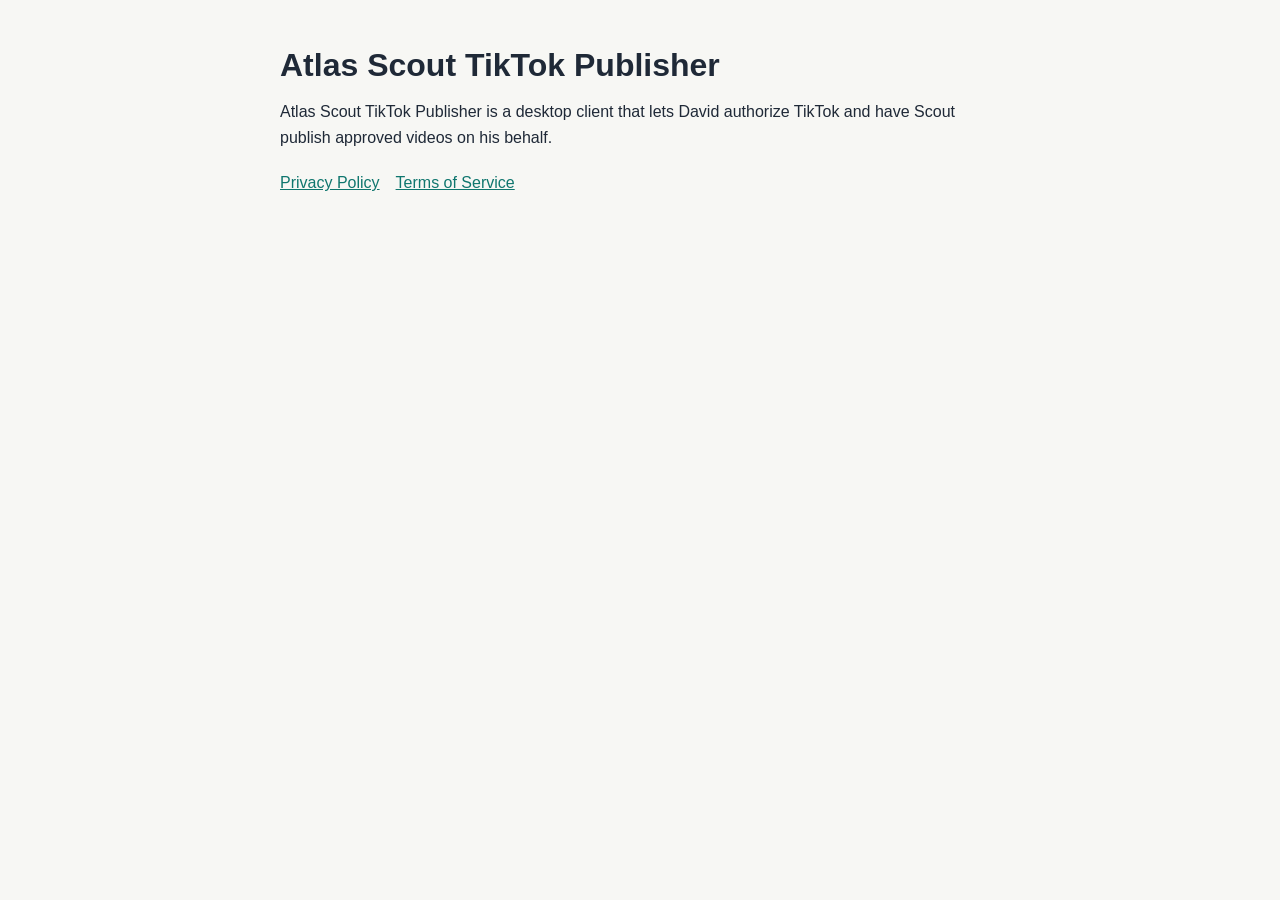
<file: index.html>
<!doctype html>
<html lang="en">
<head>
  <meta charset="utf-8">
  <meta name="viewport" content="width=device-width, initial-scale=1">
  <title>Atlas Scout TikTok Publisher</title>
  <meta name="description" content="Atlas Scout TikTok Publisher is a desktop TikTok client for David.">
  <link rel="stylesheet" href="styles.css">
</head>
<body>
  <main class="wrap">
    <h1>Atlas Scout TikTok Publisher</h1>
    <p>
      Atlas Scout TikTok Publisher is a desktop client that lets David authorize TikTok and have Scout publish approved videos on his behalf.
    </p>
    <nav>
      <a href="./privacy/">Privacy Policy</a>
      <a href="./terms/">Terms of Service</a>
    </nav>
  </main>
</body>
</html>
</file>
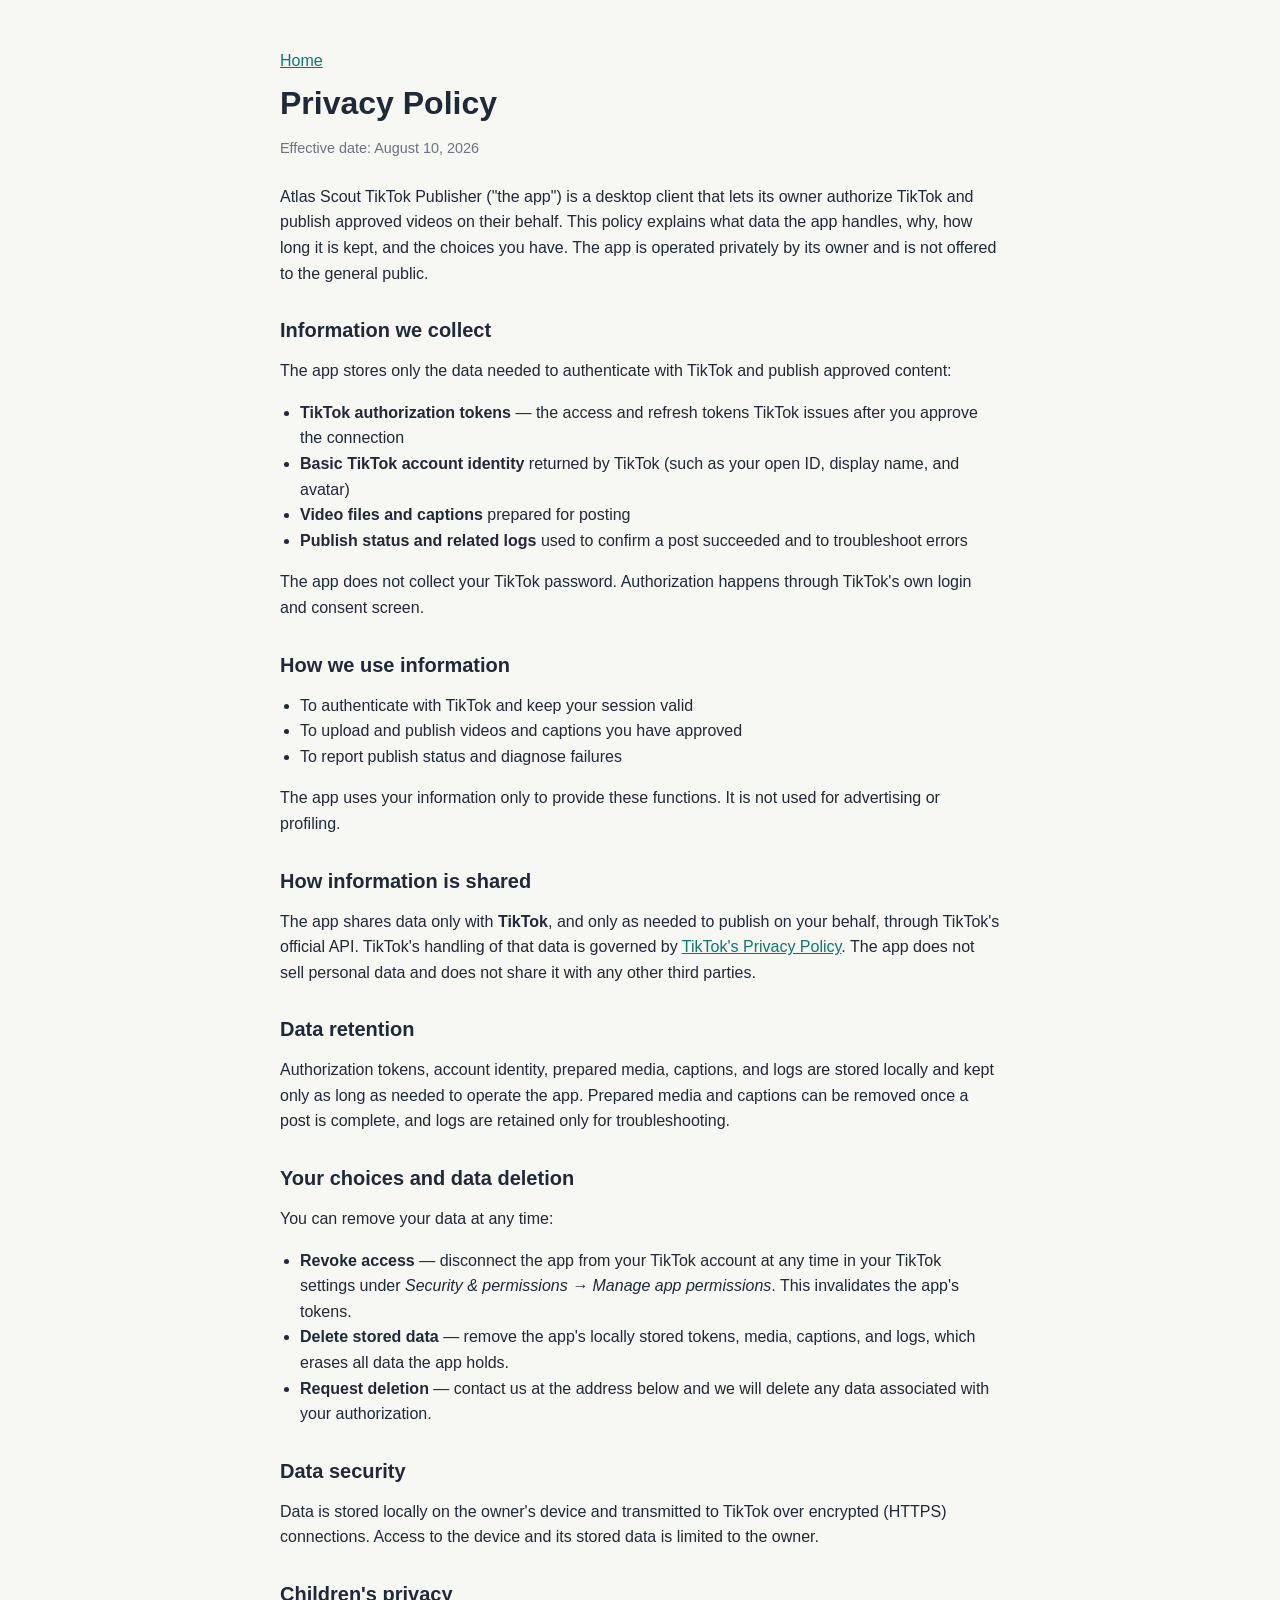
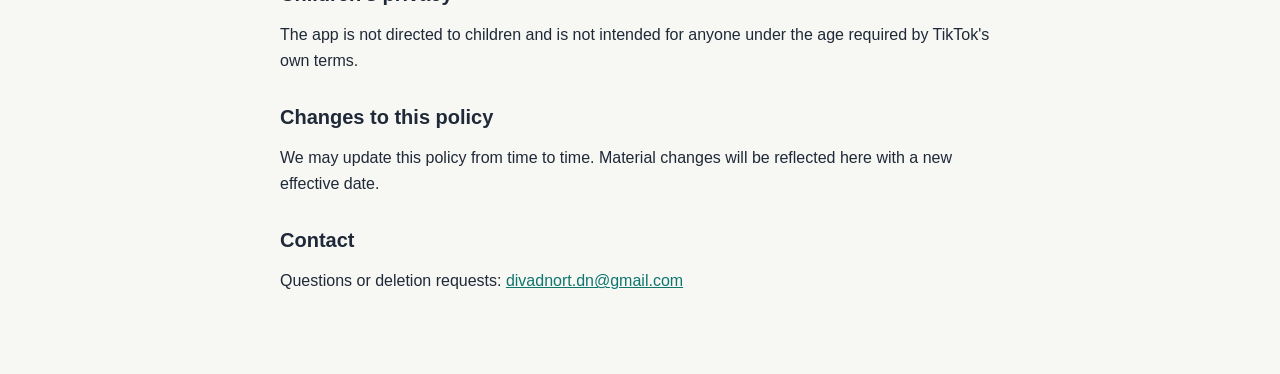
<file: privacy/index.html>
<!doctype html>
<html lang="en">
<head>
  <meta charset="utf-8">
  <meta name="viewport" content="width=device-width, initial-scale=1">
  <title>Privacy Policy | Atlas Scout TikTok Publisher</title>
  <meta http-equiv="refresh" content="0; url=../privacy.html">
</head>
<body>
  <p><a href="../privacy.html">Privacy Policy</a></p>
</body>
</html>
</file>
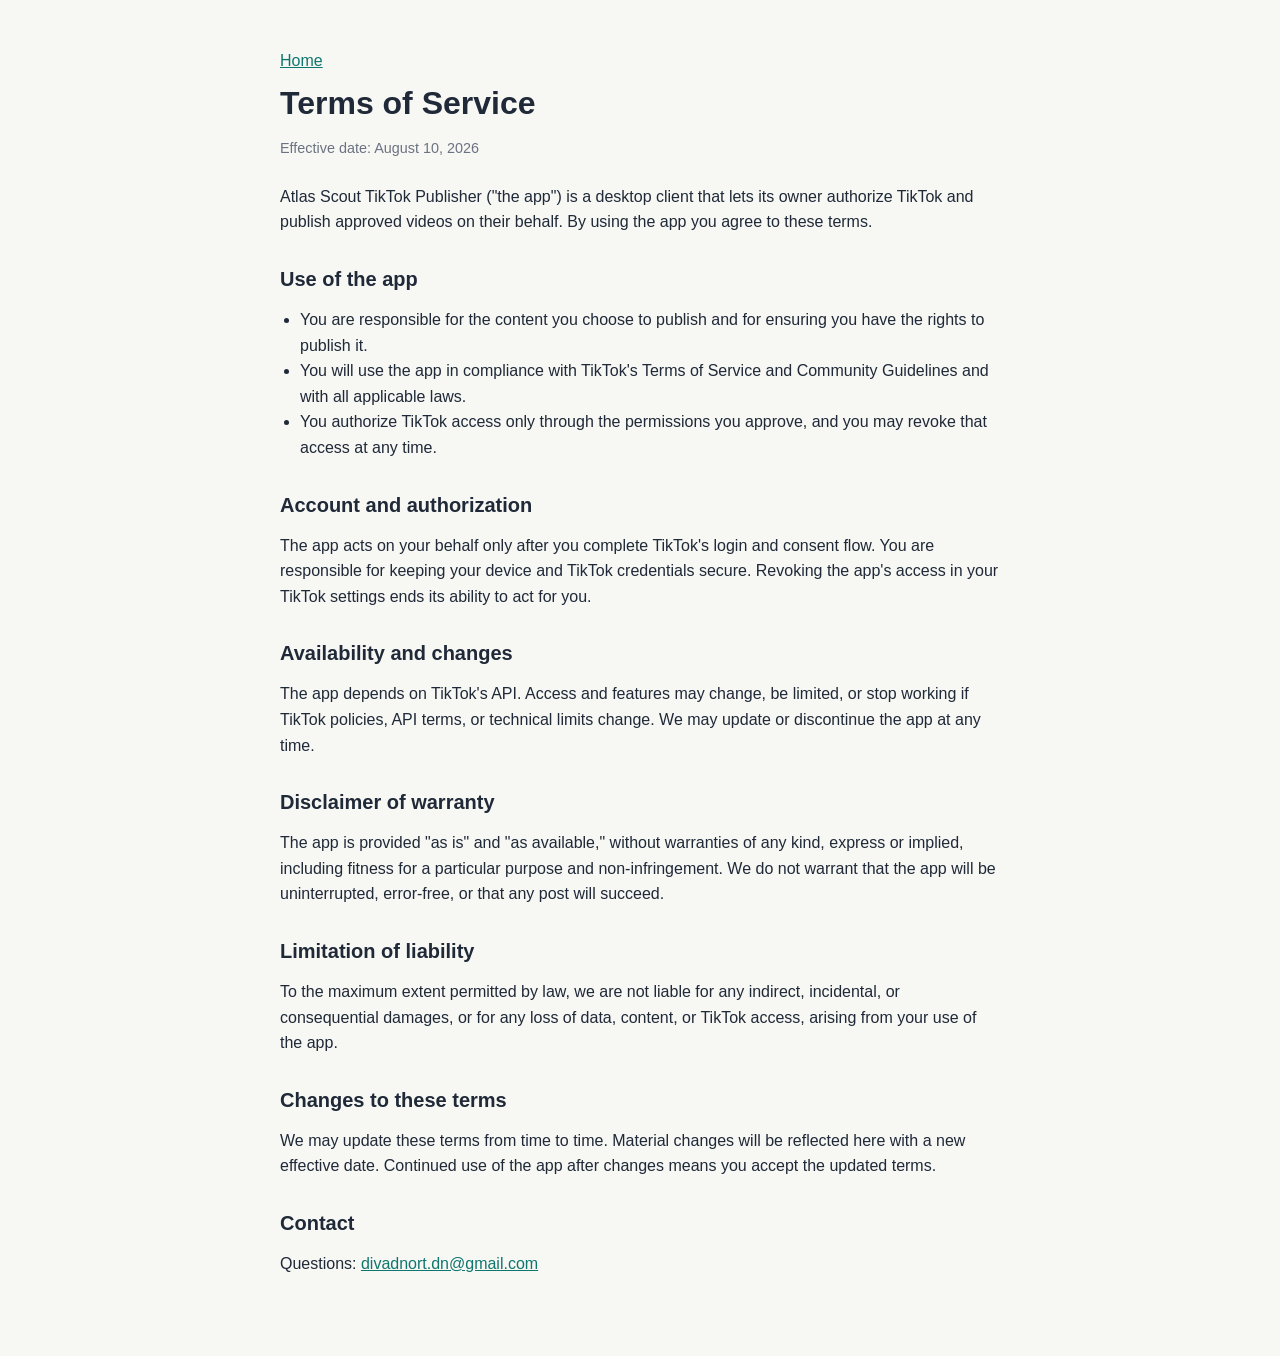
<file: terms/index.html>
<!doctype html>
<html lang="en">
<head>
  <meta charset="utf-8">
  <meta name="viewport" content="width=device-width, initial-scale=1">
  <title>Terms of Service | Atlas Scout TikTok Publisher</title>
  <meta http-equiv="refresh" content="0; url=../terms.html">
</head>
<body>
  <p><a href="../terms.html">Terms of Service</a></p>
</body>
</html>
</file>
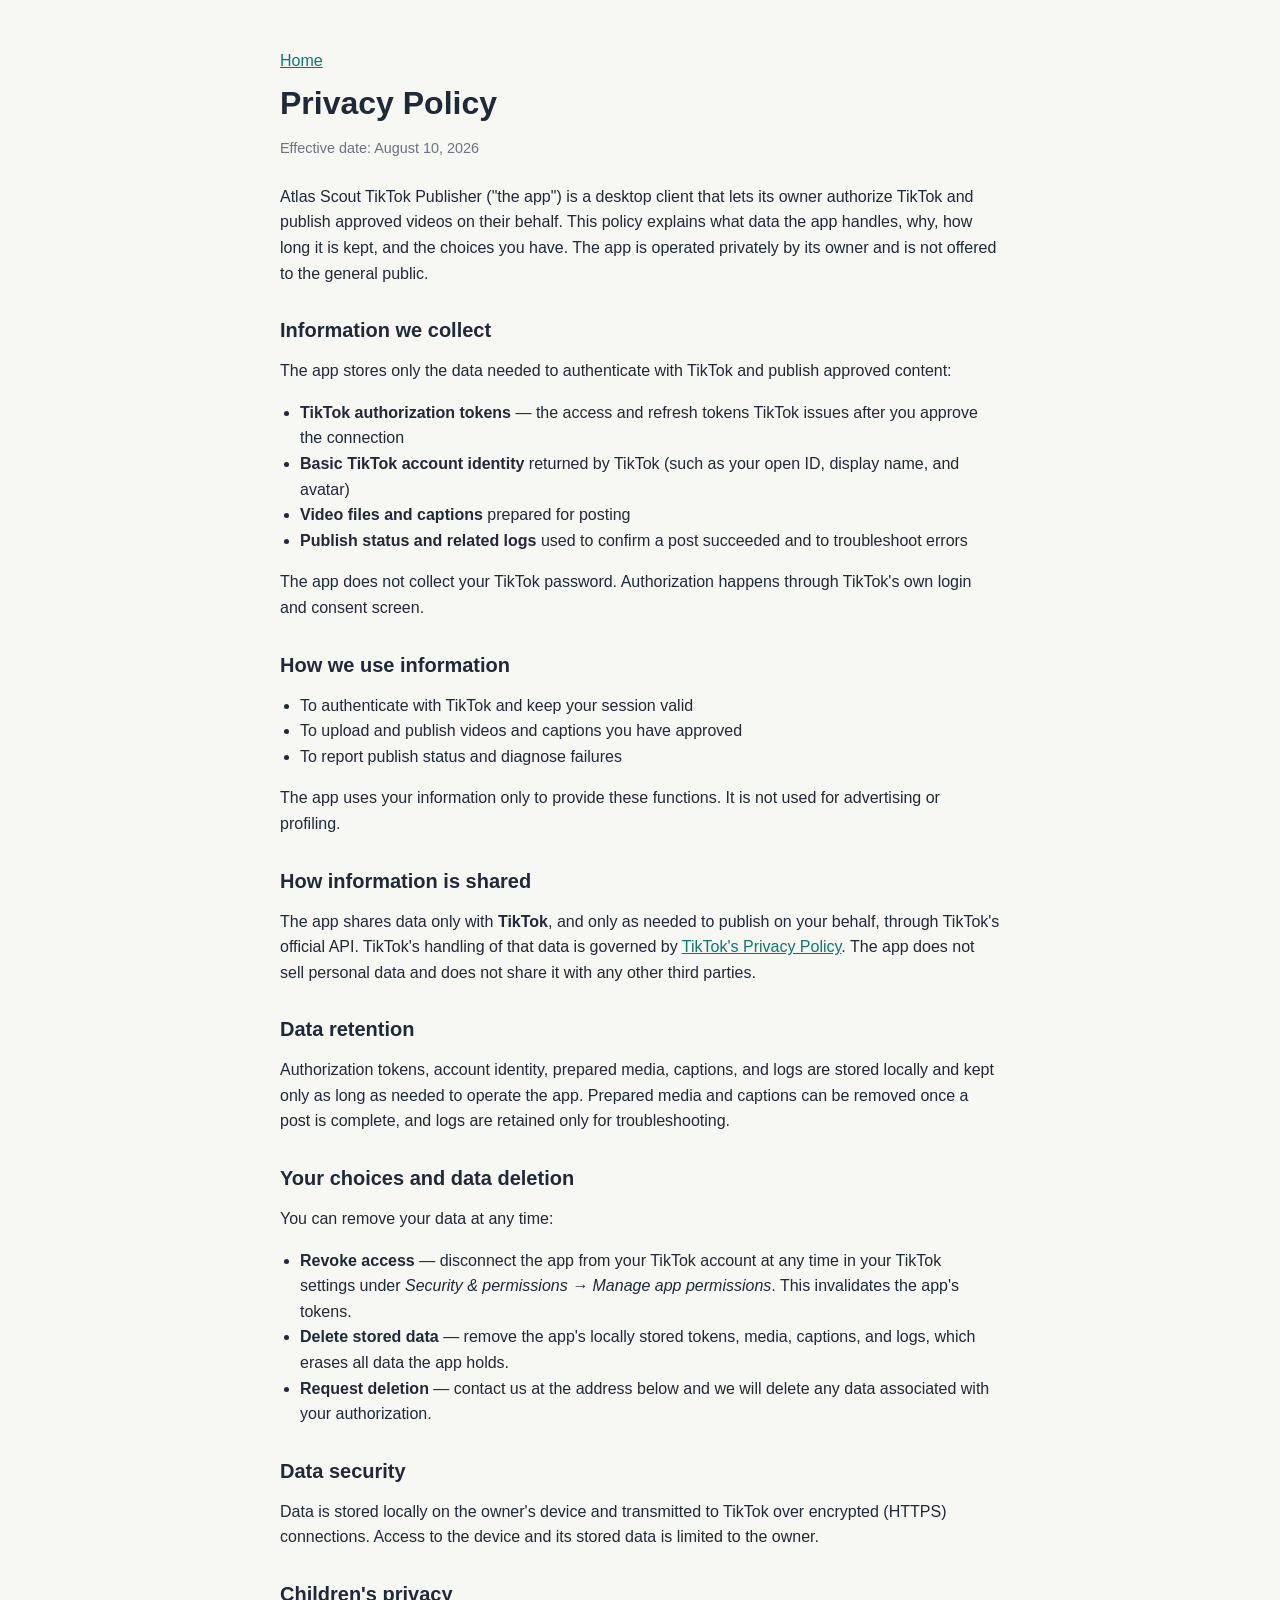
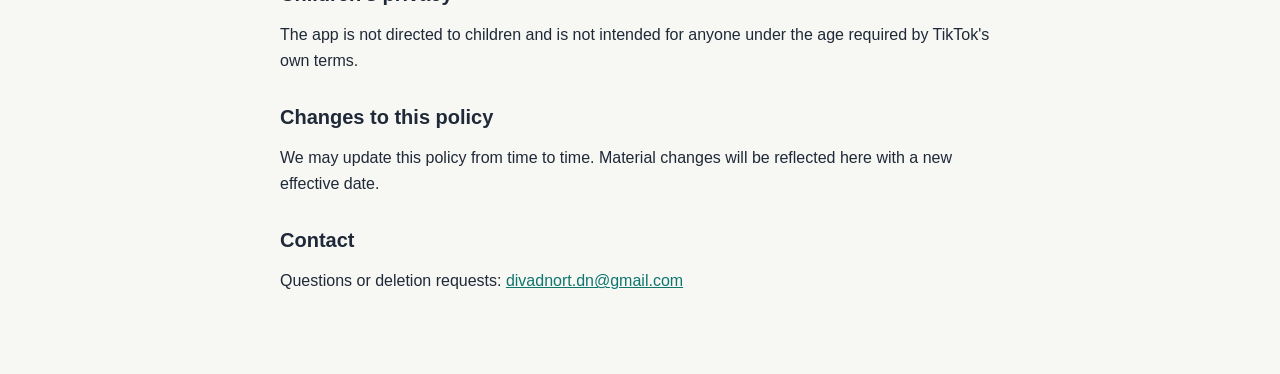
<file: privacy.html>
<!doctype html>
<html lang="en">
<head>
  <meta charset="utf-8">
  <meta name="viewport" content="width=device-width, initial-scale=1">
  <title>Privacy Policy | Atlas Scout TikTok Publisher</title>
  <meta name="description" content="Privacy policy for Atlas Scout TikTok Publisher.">
  <link rel="stylesheet" href="styles.css">
</head>
<body>
  <main class="wrap">
    <p class="crumb"><a href="./">Home</a></p>
    <h1>Privacy Policy</h1>
    <p class="effective">Effective date: August 10, 2026</p>

    <p>
      Atlas Scout TikTok Publisher ("the app") is a desktop client that lets its owner
      authorize TikTok and publish approved videos on their behalf. This policy explains
      what data the app handles, why, how long it is kept, and the choices you have. The
      app is operated privately by its owner and is not offered to the general public.
    </p>

    <h2>Information we collect</h2>
    <p>The app stores only the data needed to authenticate with TikTok and publish approved content:</p>
    <ul>
      <li><strong>TikTok authorization tokens</strong> — the access and refresh tokens TikTok issues after you approve the connection</li>
      <li><strong>Basic TikTok account identity</strong> returned by TikTok (such as your open ID, display name, and avatar)</li>
      <li><strong>Video files and captions</strong> prepared for posting</li>
      <li><strong>Publish status and related logs</strong> used to confirm a post succeeded and to troubleshoot errors</li>
    </ul>
    <p>The app does not collect your TikTok password. Authorization happens through TikTok's own login and consent screen.</p>

    <h2>How we use information</h2>
    <ul>
      <li>To authenticate with TikTok and keep your session valid</li>
      <li>To upload and publish videos and captions you have approved</li>
      <li>To report publish status and diagnose failures</li>
    </ul>
    <p>The app uses your information only to provide these functions. It is not used for advertising or profiling.</p>

    <h2>How information is shared</h2>
    <p>
      The app shares data only with <strong>TikTok</strong>, and only as needed to publish on your
      behalf, through TikTok's official API. TikTok's handling of that data is governed by
      <a href="https://www.tiktok.com/legal/privacy-policy" rel="noopener noreferrer" target="_blank">TikTok's Privacy Policy</a>.
      The app does not sell personal data and does not share it with any other third parties.
    </p>

    <h2>Data retention</h2>
    <p>
      Authorization tokens, account identity, prepared media, captions, and logs are stored
      locally and kept only as long as needed to operate the app. Prepared media and captions
      can be removed once a post is complete, and logs are retained only for troubleshooting.
    </p>

    <h2>Your choices and data deletion</h2>
    <p>You can remove your data at any time:</p>
    <ul>
      <li><strong>Revoke access</strong> — disconnect the app from your TikTok account at any time in your TikTok settings under <em>Security &amp; permissions → Manage app permissions</em>. This invalidates the app's tokens.</li>
      <li><strong>Delete stored data</strong> — remove the app's locally stored tokens, media, captions, and logs, which erases all data the app holds.</li>
      <li><strong>Request deletion</strong> — contact us at the address below and we will delete any data associated with your authorization.</li>
    </ul>

    <h2>Data security</h2>
    <p>
      Data is stored locally on the owner's device and transmitted to TikTok over encrypted
      (HTTPS) connections. Access to the device and its stored data is limited to the owner.
    </p>

    <h2>Children's privacy</h2>
    <p>The app is not directed to children and is not intended for anyone under the age required by TikTok's own terms.</p>

    <h2>Changes to this policy</h2>
    <p>
      We may update this policy from time to time. Material changes will be reflected here with
      a new effective date.
    </p>

    <h2>Contact</h2>
    <p>Questions or deletion requests: <a href="mailto:divadnort.dn@gmail.com">divadnort.dn@gmail.com</a></p>
  </main>
</body>
</html>
</file>
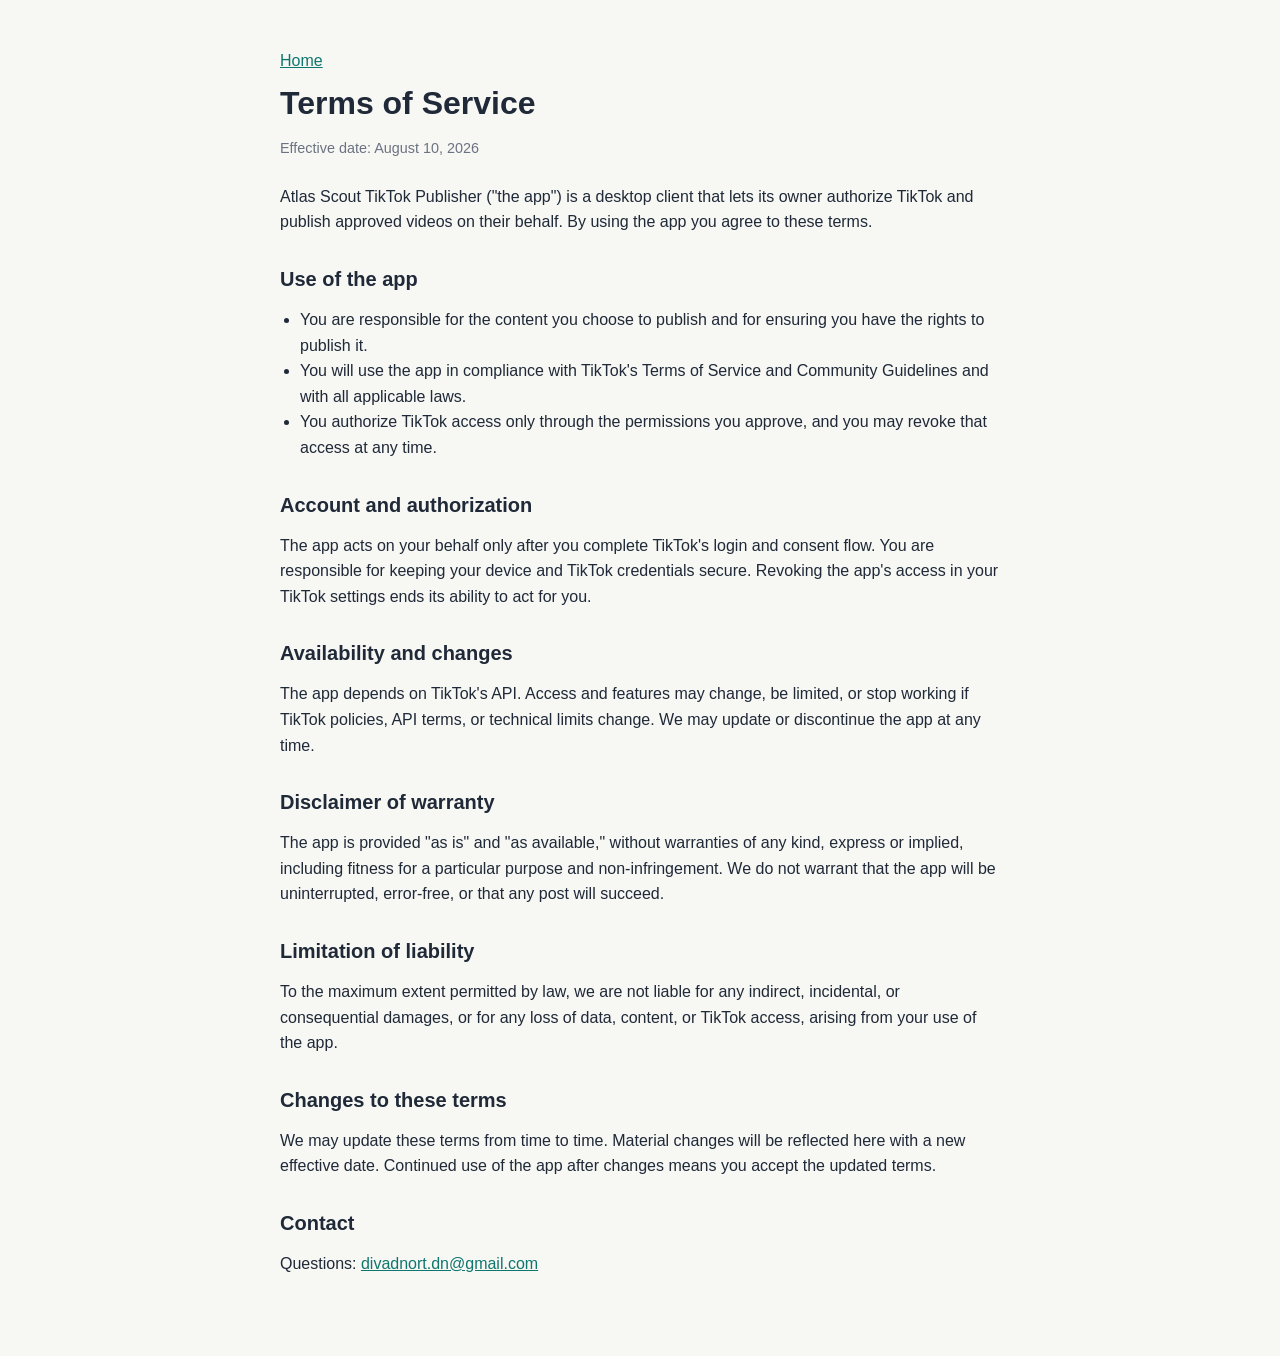
<file: terms.html>
<!doctype html>
<html lang="en">
<head>
  <meta charset="utf-8">
  <meta name="viewport" content="width=device-width, initial-scale=1">
  <title>Terms of Service | Atlas Scout TikTok Publisher</title>
  <meta name="description" content="Terms of service for Atlas Scout TikTok Publisher.">
  <link rel="stylesheet" href="styles.css">
</head>
<body>
  <main class="wrap">
    <p class="crumb"><a href="./">Home</a></p>
    <h1>Terms of Service</h1>
    <p class="effective">Effective date: August 10, 2026</p>

    <p>
      Atlas Scout TikTok Publisher ("the app") is a desktop client that lets its owner
      authorize TikTok and publish approved videos on their behalf. By using the app you
      agree to these terms.
    </p>

    <h2>Use of the app</h2>
    <ul>
      <li>You are responsible for the content you choose to publish and for ensuring you have the rights to publish it.</li>
      <li>You will use the app in compliance with TikTok's Terms of Service and Community Guidelines and with all applicable laws.</li>
      <li>You authorize TikTok access only through the permissions you approve, and you may revoke that access at any time.</li>
    </ul>

    <h2>Account and authorization</h2>
    <p>
      The app acts on your behalf only after you complete TikTok's login and consent flow. You are
      responsible for keeping your device and TikTok credentials secure. Revoking the app's access
      in your TikTok settings ends its ability to act for you.
    </p>

    <h2>Availability and changes</h2>
    <p>
      The app depends on TikTok's API. Access and features may change, be limited, or stop working
      if TikTok policies, API terms, or technical limits change. We may update or discontinue the app
      at any time.
    </p>

    <h2>Disclaimer of warranty</h2>
    <p>
      The app is provided "as is" and "as available," without warranties of any kind, express or
      implied, including fitness for a particular purpose and non-infringement. We do not warrant
      that the app will be uninterrupted, error-free, or that any post will succeed.
    </p>

    <h2>Limitation of liability</h2>
    <p>
      To the maximum extent permitted by law, we are not liable for any indirect, incidental, or
      consequential damages, or for any loss of data, content, or TikTok access, arising from your
      use of the app.
    </p>

    <h2>Changes to these terms</h2>
    <p>
      We may update these terms from time to time. Material changes will be reflected here with a new
      effective date. Continued use of the app after changes means you accept the updated terms.
    </p>

    <h2>Contact</h2>
    <p>Questions: <a href="mailto:divadnort.dn@gmail.com">divadnort.dn@gmail.com</a></p>
  </main>
</body>
</html>
</file>
<file: styles.css>
html, body {
  margin: 0;
  padding: 0;
  background: #f7f7f4;
  color: #1f2937;
  font-family: Arial, Helvetica, sans-serif;
}

.wrap {
  max-width: 720px;
  margin: 0 auto;
  padding: 48px 24px 64px;
}

h1 {
  margin: 0 0 16px;
  font-size: 2rem;
  line-height: 1.1;
}

h2 {
  margin: 32px 0 8px;
  font-size: 1.25rem;
  line-height: 1.2;
}

.effective {
  margin: 0 0 24px;
  color: #6b7280;
  font-size: 0.9rem;
}

p, li {
  font-size: 1rem;
  line-height: 1.6;
}

nav {
  display: flex;
  gap: 16px;
  flex-wrap: wrap;
  margin-top: 24px;
}

a {
  color: #0f766e;
}

.crumb {
  margin: 0 0 12px;
}

ul {
  padding-left: 20px;
}
</file>
